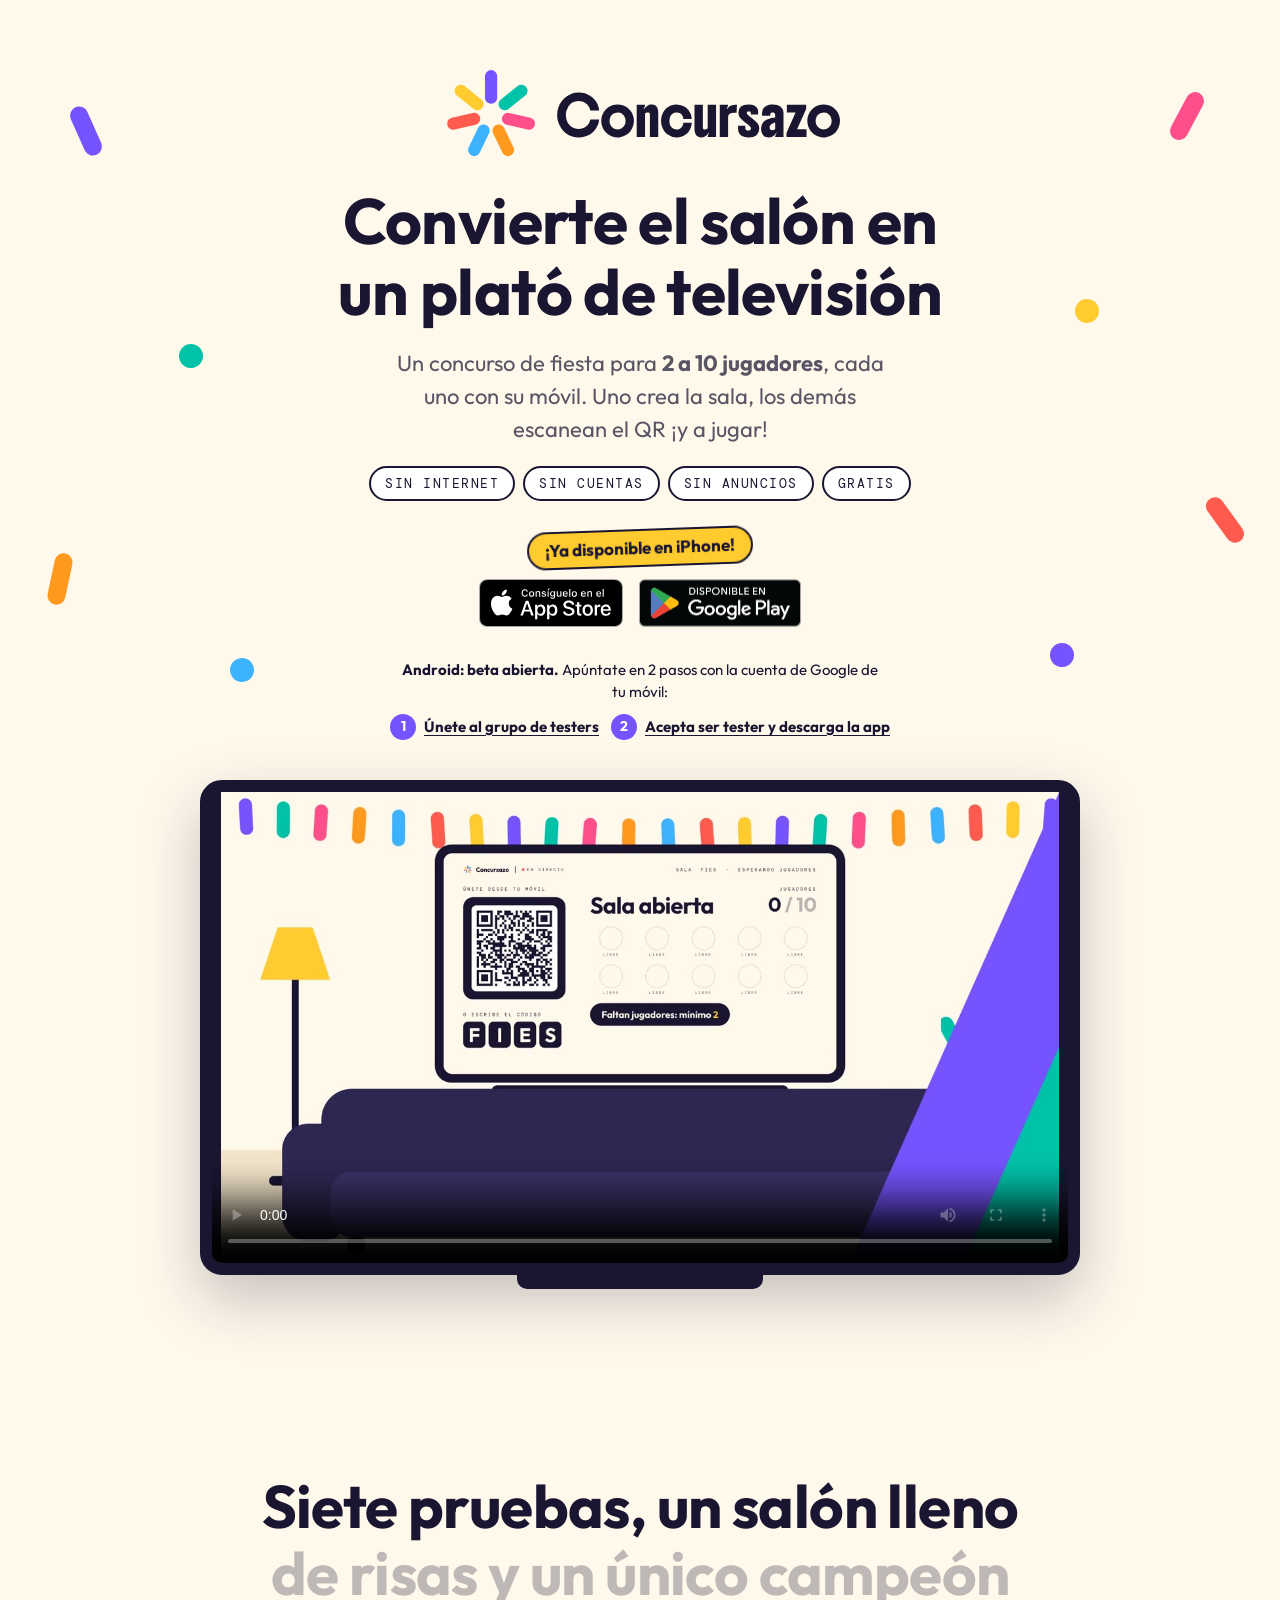
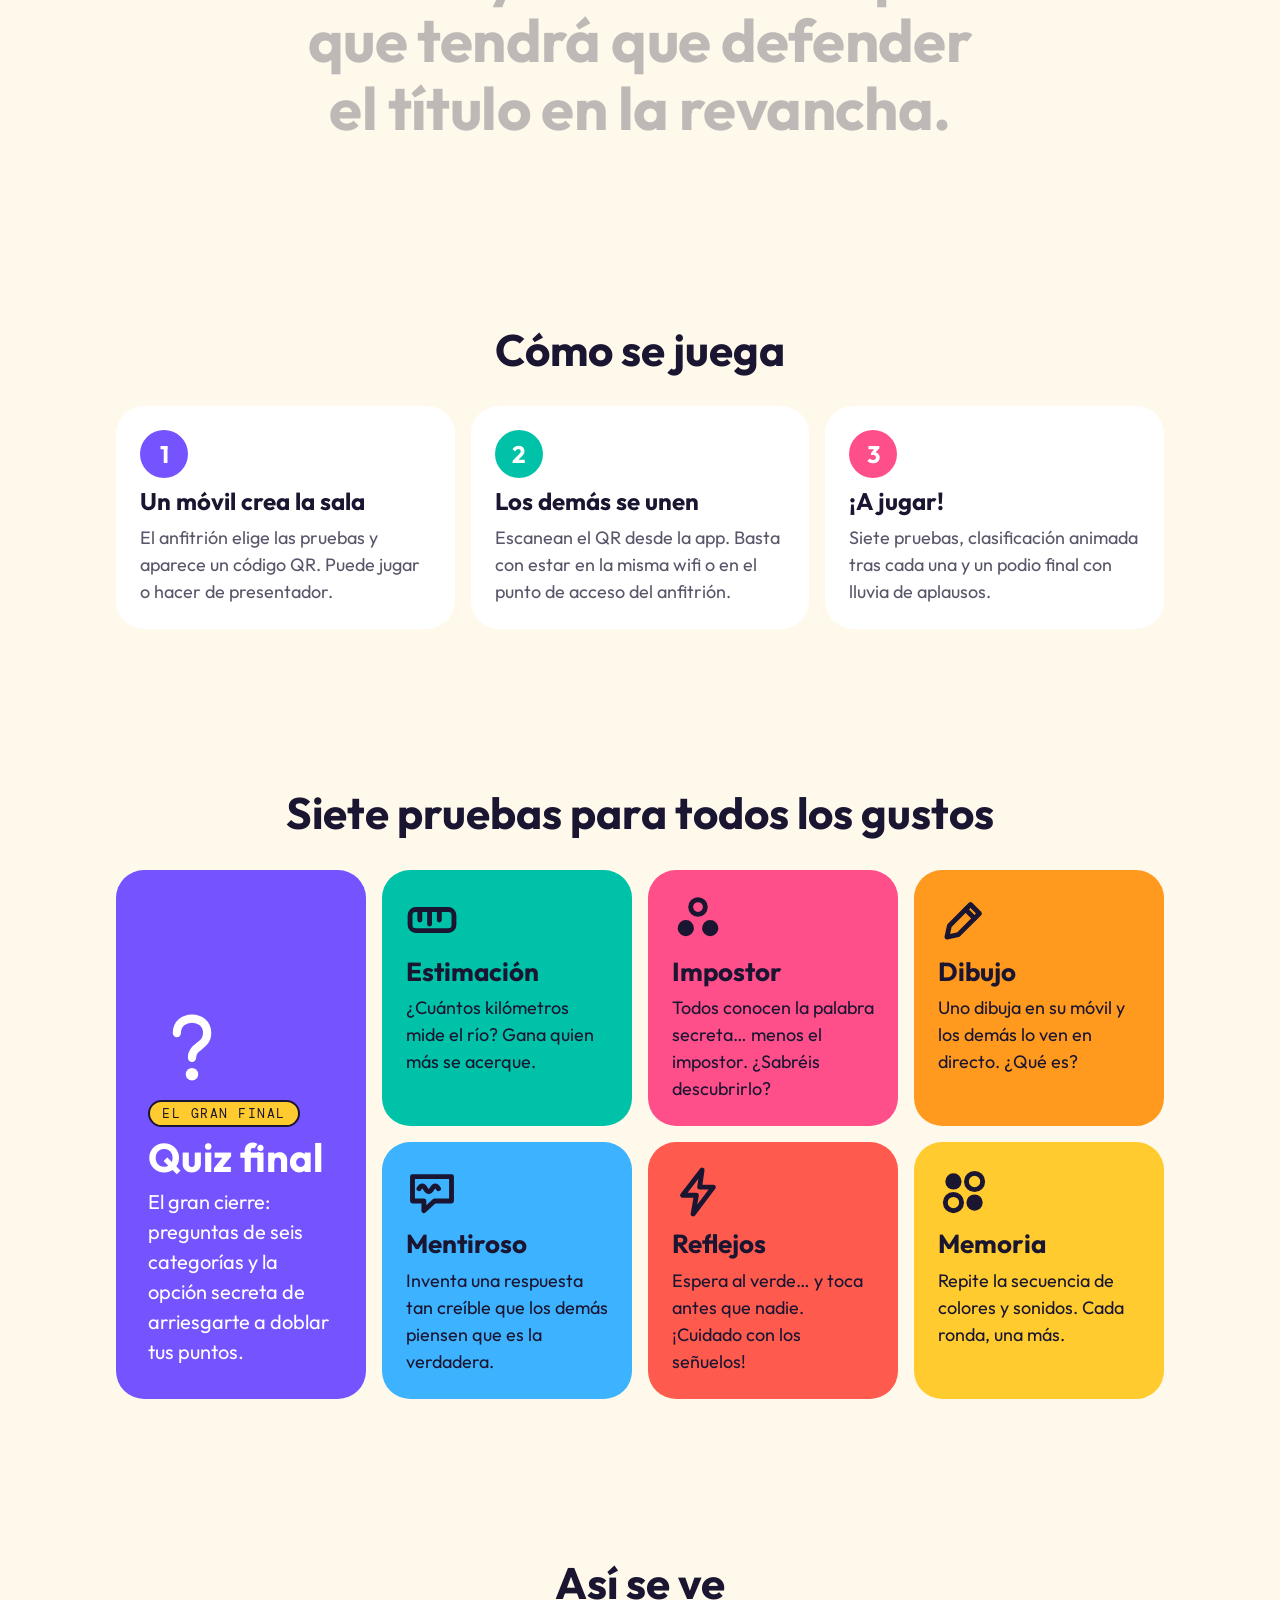
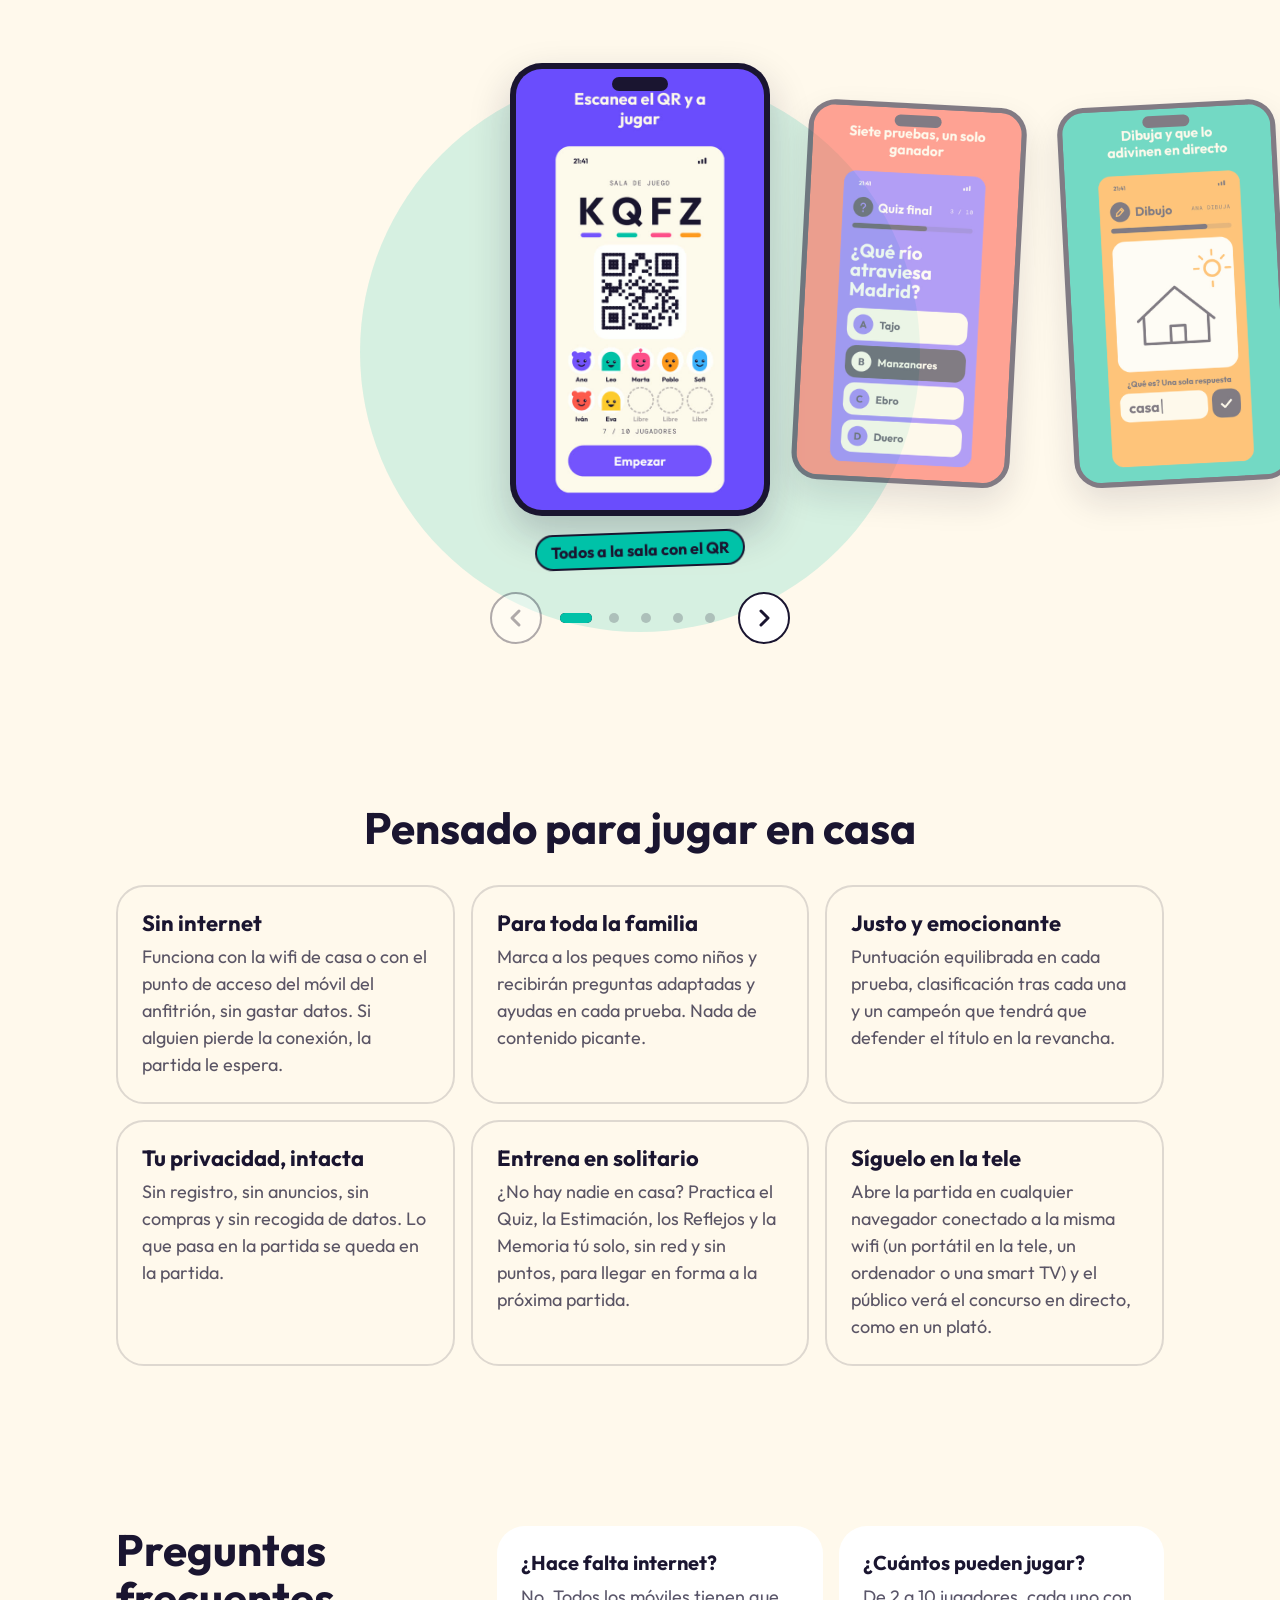
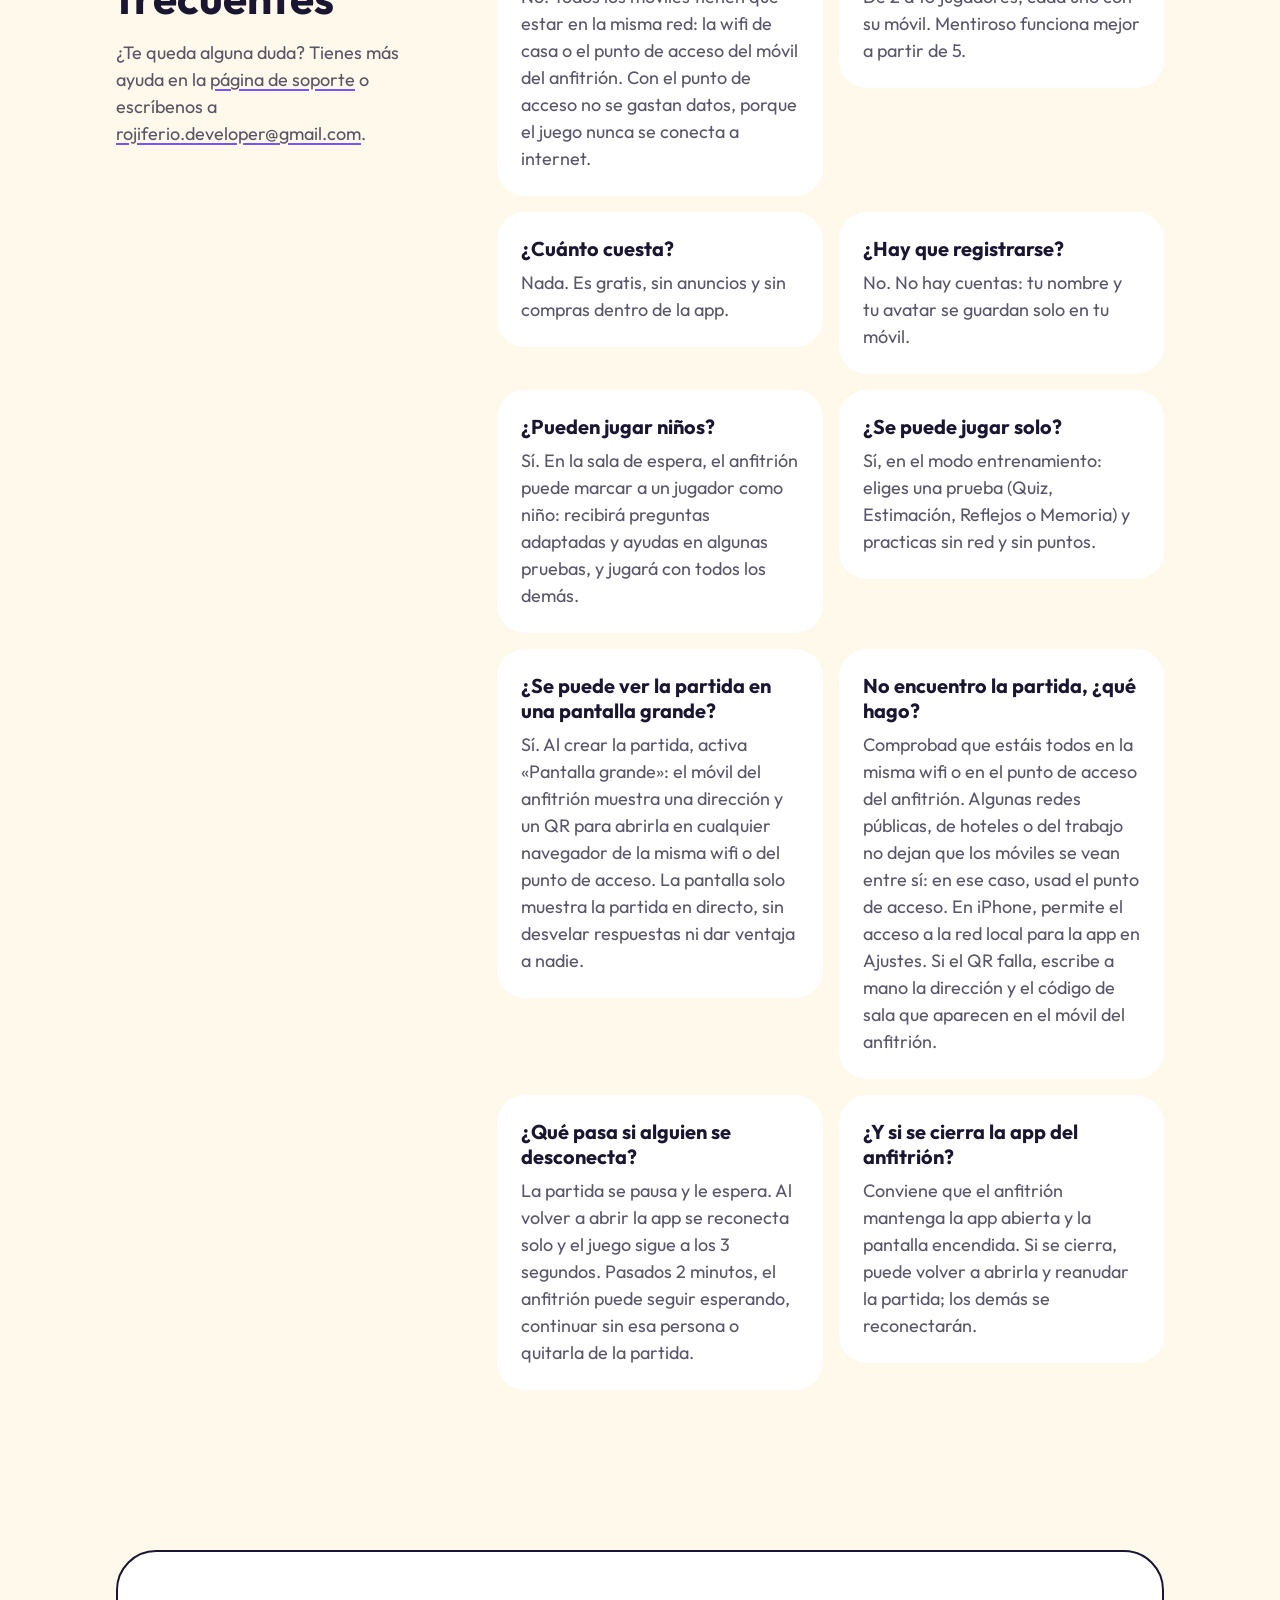
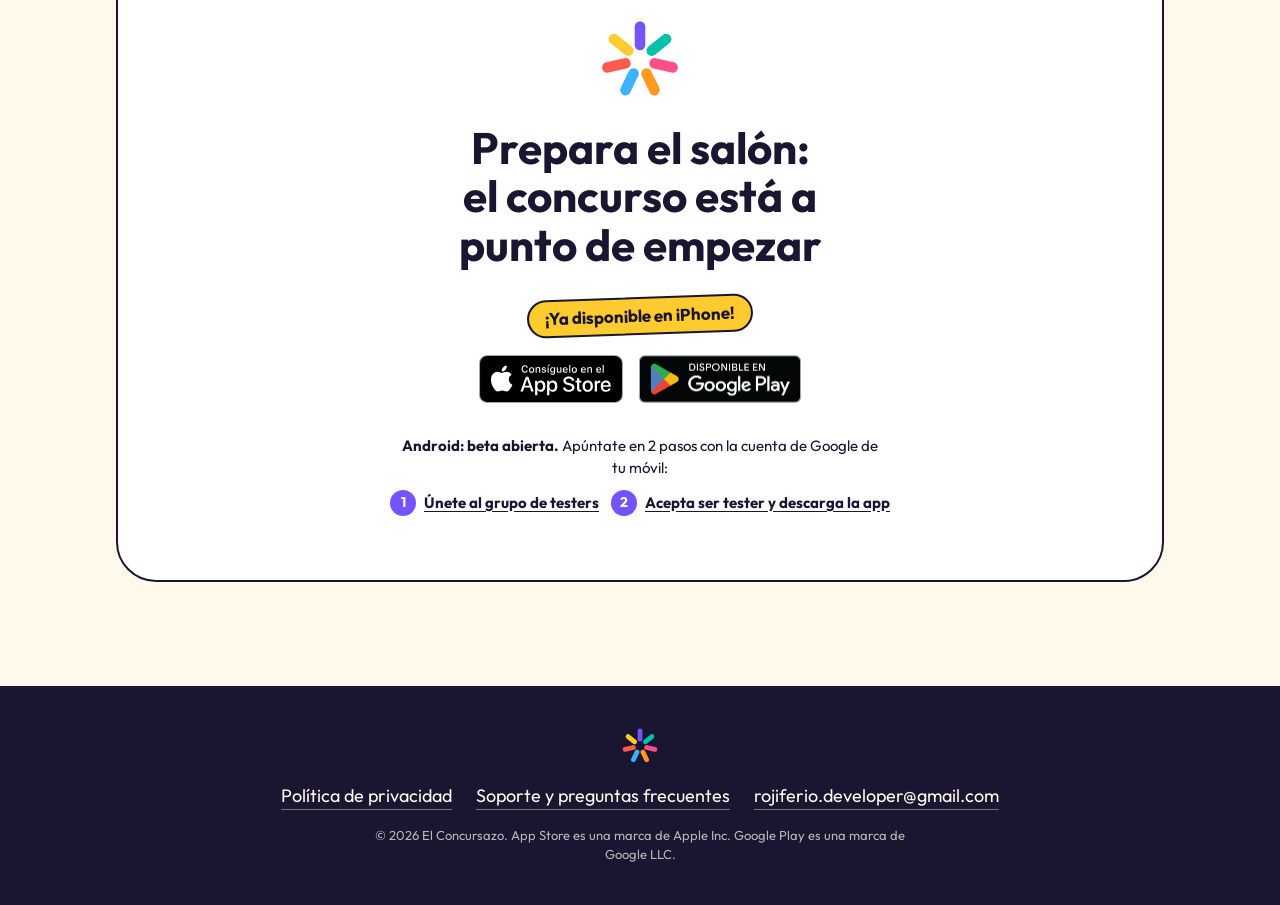
<file: index.html>
<!doctype html>
<html lang="es">
<head>
  <meta charset="utf-8">
  <meta name="viewport" content="width=device-width, initial-scale=1">
  <title>El Concursazo · Juego de fiesta para jugar en grupo</title>
  <meta name="description" content="Un concurso de fiesta para 2 a 10 jugadores, cada uno con su móvil. Siete pruebas, sin internet, sin cuentas y sin anuncios. Para jugar en casa con amigos o en familia.">
  <meta name="theme-color" content="#FFF9EC">
  <meta name="color-scheme" content="light">
  <link rel="canonical" href="https://rojiferiodeveloper.github.io/concursazo-web/">

  <meta property="og:type" content="website">
  <meta property="og:locale" content="es_ES">
  <meta property="og:site_name" content="El Concursazo">
  <meta property="og:title" content="El Concursazo · Convierte el salón en un plató de televisión">
  <meta property="og:description" content="Un concurso de fiesta para 2 a 10 jugadores, cada uno con su móvil. Sin internet, sin cuentas, sin anuncios.">
  <meta property="og:url" content="https://rojiferiodeveloper.github.io/concursazo-web/">
  <meta property="og:image" content="https://rojiferiodeveloper.github.io/concursazo-web/assets/compartir.png">
  <meta property="og:image:width" content="1024">
  <meta property="og:image:height" content="500">
  <meta name="twitter:card" content="summary_large_image">

  <link rel="icon" type="image/png" href="assets/favicon.png">
  <link rel="apple-touch-icon" href="assets/apple-touch-icon.png">
  <link rel="preload" href="assets/fonts/Outfit-Bold.ttf" as="font" type="font/ttf" crossorigin>
  <link rel="stylesheet" href="styles.css">
  <script>document.documentElement.classList.add('js');</script>
  <script src="script.js" defer></script>

  <script type="application/ld+json">
  {
    "@context": "https://schema.org",
    "@type": "MobileApplication",
    "name": "El Concursazo",
    "description": "Un concurso de fiesta para 2 a 10 jugadores, cada uno con su móvil. Siete pruebas, sin internet, sin cuentas y sin anuncios.",
    "applicationCategory": "GameApplication",
    "operatingSystem": "iOS, Android",
    "inLanguage": "es",
    "image": "https://rojiferiodeveloper.github.io/concursazo-web/assets/compartir.png",
    "url": "https://rojiferiodeveloper.github.io/concursazo-web/",
    "offers": { "@type": "Offer", "price": "0", "priceCurrency": "EUR" }
  }
  </script>
  <script type="application/ld+json">
  {
    "@context": "https://schema.org",
    "@type": "FAQPage",
    "mainEntity": [
      { "@type": "Question", "name": "¿Hace falta internet?", "acceptedAnswer": { "@type": "Answer", "text": "No. Todos los móviles tienen que estar en la misma red: la wifi de casa o el punto de acceso del móvil del anfitrión. Con el punto de acceso no se gastan datos, porque el juego nunca se conecta a internet." } },
      { "@type": "Question", "name": "¿Cuántos pueden jugar?", "acceptedAnswer": { "@type": "Answer", "text": "De 2 a 10 jugadores, cada uno con su móvil. Mentiroso funciona mejor a partir de 5." } },
      { "@type": "Question", "name": "¿Cuánto cuesta?", "acceptedAnswer": { "@type": "Answer", "text": "Nada. Es gratis, sin anuncios y sin compras dentro de la app." } },
      { "@type": "Question", "name": "¿Hay que registrarse?", "acceptedAnswer": { "@type": "Answer", "text": "No. No hay cuentas: tu nombre y tu avatar se guardan solo en tu móvil." } },
      { "@type": "Question", "name": "¿Pueden jugar niños?", "acceptedAnswer": { "@type": "Answer", "text": "Sí. En la sala de espera, el anfitrión puede marcar a un jugador como niño: recibirá preguntas adaptadas y ayudas en algunas pruebas, y jugará con todos los demás." } },
      { "@type": "Question", "name": "¿Se puede jugar solo?", "acceptedAnswer": { "@type": "Answer", "text": "Sí, en el modo entrenamiento: eliges una prueba (Quiz, Estimación, Reflejos o Memoria) y practicas sin red y sin puntos." } },
      { "@type": "Question", "name": "¿Se puede ver la partida en una pantalla grande?", "acceptedAnswer": { "@type": "Answer", "text": "Sí. Al crear la partida, activa «Pantalla grande»: el móvil del anfitrión muestra una dirección y un QR para abrirla en cualquier navegador de la misma wifi o del punto de acceso. La pantalla solo muestra la partida en directo, sin desvelar respuestas ni dar ventaja a nadie." } },
      { "@type": "Question", "name": "No encuentro la partida, ¿qué hago?", "acceptedAnswer": { "@type": "Answer", "text": "Comprobad que estáis todos en la misma wifi o en el punto de acceso del anfitrión. Algunas redes públicas, de hoteles o del trabajo no dejan que los móviles se vean entre sí: en ese caso, usad el punto de acceso. En iPhone, permite el acceso a la red local para la app en Ajustes. Si el QR falla, escribe a mano la dirección y el código de sala que aparecen en el móvil del anfitrión." } },
      { "@type": "Question", "name": "¿Qué pasa si alguien se desconecta?", "acceptedAnswer": { "@type": "Answer", "text": "La partida se pausa y le espera. Al volver a abrir la app se reconecta solo y el juego sigue a los 3 segundos. Pasados 2 minutos, el anfitrión puede seguir esperando, continuar sin esa persona o quitarla de la partida." } },
      { "@type": "Question", "name": "¿Y si se cierra la app del anfitrión?", "acceptedAnswer": { "@type": "Answer", "text": "Conviene que el anfitrión mantenga la app abierta y la pantalla encendida. Si se cierra, puede volver a abrirla y reanudar la partida; los demás se reconectarán." } }
    ]
  }
  </script>
</head>
<body>
  <a class="skip-link" href="#contenido">Saltar al contenido</a>

  <header class="hero">
    <div class="confetti" aria-hidden="true">
      <i style="--c:#7554FF; --x:6%;  --y:14%; --r:-24deg; --d:0s"></i>
      <i style="--c:#00C2A8; --x:14%; --y:46%; --r:32deg;  --d:-1.2s" class="o"></i>
      <i style="--c:#FF9A1F; --x:4%;  --y:74%; --r:12deg;  --d:-2.4s"></i>
      <i style="--c:#3DB2FF; --x:18%; --y:88%; --r:-40deg; --d:-0.6s" class="o"></i>
      <i style="--c:#FF4F8B; --x:92%; --y:12%; --r:28deg;  --d:-1.8s"></i>
      <i style="--c:#FFCB2E; --x:84%; --y:40%; --r:-16deg; --d:-3s"    class="o"></i>
      <i style="--c:#FF5A4E; --x:95%; --y:66%; --r:-36deg; --d:-0.9s"></i>
      <i style="--c:#7554FF; --x:82%; --y:86%; --r:18deg;  --d:-2.1s" class="o"></i>
    </div>
    <div class="wrap hero-inner">
      <img class="logo rise" src="assets/logo.svg" alt="El Concursazo" width="400" height="102">
      <h1 class="rise" style="--d:80ms">Convierte el salón en un plató de televisión</h1>
      <p class="lead rise" style="--d:160ms">Un concurso de fiesta para <strong>2 a 10 jugadores</strong>, cada uno con su móvil. Uno crea la sala, los demás escanean el QR ¡y a jugar!</p>
      <ul class="tags rise" style="--d:240ms">
        <li>Sin internet</li>
        <li>Sin cuentas</li>
        <li>Sin anuncios</li>
        <li>Gratis</li>
      </ul>
      <p class="soon-tag rise" style="--d:320ms">¡Ya disponible en iPhone!</p>
      <div class="stores rise" style="--d:360ms" aria-label="Descargas">
        <a class="store" href="https://apps.apple.com/es/app/el-concursazo-juego-de-fiesta/id6825013150">
          <img src="assets/tiendas/app-store.svg" alt="Descárgalo en el App Store" width="150" height="50">
        </a>
        <a class="store gp" href="https://groups.google.com/g/el-concursazo-testers">
          <img src="assets/tiendas/google-play.png" alt="Google Play: únete a la beta de Android" width="194" height="75">
        </a>
      </div>
      <div class="beta-note rise" style="--d:440ms">
        <p><strong>Android: beta abierta.</strong> Apúntate en 2 pasos con la cuenta de Google de tu móvil:</p>
        <ol class="beta-steps">
          <li><a href="https://groups.google.com/g/el-concursazo-testers">Únete al grupo de testers</a></li>
          <li><a href="https://play.google.com/apps/testing/com.rojiferiodev.concursazo">Acepta ser tester y descarga la app</a></li>
        </ol>
      </div>
    </div>
  </header>

  <main id="contenido" tabindex="-1">
    <section class="video-section" aria-labelledby="video-title">
      <div class="wrap">
        <h2 id="video-title" class="sr-only">Anuncio</h2>
        <div class="tv reveal">
          <video controls playsinline preload="metadata" poster="assets/anuncio-tv-poster.jpg" width="1280" height="720">
            <source src="assets/anuncio-tv.mp4" type="video/mp4">
            Tu navegador no puede reproducir el vídeo. <a href="assets/anuncio-tv.mp4">Descárgalo aquí</a>.
          </video>
        </div>
      </div>
    </section>

    <section class="tagline" aria-label="En resumen">
      <div class="wrap">
        <p class="tagline-text"><span>Siete</span> <span>pruebas,</span> <span>un</span> <span>salón</span> <span>lleno</span> <span>de</span> <span class="hl" style="--c:#FF4F8B">risas</span> <span>y</span> <span>un</span> <span>único</span> <span class="hl" style="--c:#7554FF">campeón</span> <span>que</span> <span>tendrá</span> <span>que</span> <span>defender</span> <span>el</span> <span>título</span> <span>en</span> <span>la</span> <span class="hl" style="--c:#00C2A8">revancha.</span></p>
      </div>
    </section>

    <section class="steps" aria-labelledby="steps-title">
      <div class="wrap">
        <h2 id="steps-title" class="reveal">Cómo se juega</h2>
        <ol class="step-list">
          <li class="reveal">
            <span class="step-n" style="--c:#7554FF">1</span>
            <h3>Un móvil crea la sala</h3>
            <p>El anfitrión elige las pruebas y aparece un código QR. Puede jugar o hacer de presentador.</p>
          </li>
          <li class="reveal">
            <span class="step-n" style="--c:#00C2A8">2</span>
            <h3>Los demás se unen</h3>
            <p>Escanean el QR desde la app. Basta con estar en la misma wifi o en el punto de acceso del anfitrión.</p>
          </li>
          <li class="reveal">
            <span class="step-n" style="--c:#FF4F8B">3</span>
            <h3>¡A jugar!</h3>
            <p>Siete pruebas, clasificación animada tras cada una y un podio final con lluvia de aplausos.</p>
          </li>
        </ol>
      </div>
    </section>

    <section class="tests" aria-labelledby="tests-title">
      <div class="wrap">
        <h2 id="tests-title" class="reveal">Siete pruebas para todos los gustos</h2>
        <ul class="test-grid">
          <li class="test final reveal" style="--c:#7554FF">
            <svg class="test-icon" viewBox="0 0 64 64" aria-hidden="true"><path d="M21 24 C21 10 43 10 43 24 C43 34 32 33 32 42" class="s"/><circle cx="32" cy="54" r="4.5" class="f"/></svg>
            <span class="test-badge">El gran final</span>
            <h3>Quiz final</h3>
            <p>El gran cierre: preguntas de seis categorías y la opción secreta de arriesgarte a doblar tus puntos.</p>
          </li>
          <li class="test reveal" style="--c:#00C2A8">
            <svg class="test-icon" viewBox="0 0 64 64" aria-hidden="true"><rect x="5" y="19" width="54" height="26" rx="7" class="s"/><path d="M17 19 V32 M29 19 V37 M41 19 V32" class="s"/></svg>
            <h3>Estimación</h3>
            <p>¿Cuántos kilómetros mide el río? Gana quien más se acerque.</p>
          </li>
          <li class="test reveal" style="--c:#FF4F8B">
            <svg class="test-icon" viewBox="0 0 64 64" aria-hidden="true"><circle cx="17" cy="42" r="10" class="f"/><circle cx="47" cy="42" r="10" class="f"/><circle cx="32" cy="16" r="9" class="s"/></svg>
            <h3>Impostor</h3>
            <p>Todos conocen la palabra secreta… menos el impostor. ¿Sabréis descubrirlo?</p>
          </li>
          <li class="test reveal" style="--c:#FF9A1F">
            <svg class="test-icon" viewBox="0 0 64 64" aria-hidden="true"><path d="M11 53 L14 39 L40 13 L51 24 L25 50 Z" class="s"/><path d="M34 19 L45 30" class="s"/></svg>
            <h3>Dibujo</h3>
            <p>Uno dibuja en su móvil y los demás lo ven en directo. ¿Qué es?</p>
          </li>
          <li class="test reveal" style="--c:#3DB2FF">
            <svg class="test-icon" viewBox="0 0 64 64" aria-hidden="true"><path d="M8 13 H56 V43 H35 L22 55 V43 H8 Z" class="s"/><path d="M16 28 q4 -7 8 0 t8 0 t8 0" class="s"/></svg>
            <h3>Mentiroso</h3>
            <p>Inventa una respuesta tan creíble que los demás piensen que es la verdadera.</p>
          </li>
          <li class="test reveal" style="--c:#FF5A4E">
            <svg class="test-icon" viewBox="0 0 64 64" aria-hidden="true"><path d="M37 5 L13 36 H30 L26 59 L51 26 H34 Z" class="s"/></svg>
            <h3>Reflejos</h3>
            <p>Espera al verde… y toca antes que nadie. ¡Cuidado con los señuelos!</p>
          </li>
          <li class="test reveal" style="--c:#FFCB2E">
            <svg class="test-icon" viewBox="0 0 64 64" aria-hidden="true"><circle cx="19" cy="19" r="10" class="f"/><circle cx="45" cy="19" r="10" class="s"/><circle cx="19" cy="45" r="10" class="s"/><circle cx="45" cy="45" r="10" class="f"/></svg>
            <h3>Memoria</h3>
            <p>Repite la secuencia de colores y sonidos. Cada ronda, una más.</p>
          </li>
        </ul>
      </div>
    </section>

    <section class="shots" aria-labelledby="shots-title">
      <div class="wrap">
        <h2 id="shots-title" class="reveal">Así se ve</h2>
      </div>
      <div class="shot-strip" id="capturas" tabindex="0" aria-label="Capturas de la app (desliza para ver más)">
        <figure class="shot" style="--c:#00C2A8">
          <div class="shot-frame"><img src="assets/capturas/01-lobby.jpg" alt="Sala de espera con el código QR y los jugadores" width="540" height="960" loading="lazy"></div>
          <figcaption>Todos a la sala con el QR</figcaption>
        </figure>
        <figure class="shot" style="--c:#7554FF; --fg:#FFFFFF">
          <div class="shot-frame"><img src="assets/capturas/02-quiz-final.jpg" alt="Pregunta del Quiz final con cuatro opciones" width="540" height="960" loading="lazy"></div>
          <figcaption>Preguntas del Quiz final</figcaption>
        </figure>
        <figure class="shot" style="--c:#FF9A1F">
          <div class="shot-frame"><img src="assets/capturas/03-dibujo.jpg" alt="Prueba de Dibujo: los demás adivinan en directo" width="540" height="960" loading="lazy"></div>
          <figcaption>Dibujos en directo</figcaption>
        </figure>
        <figure class="shot" style="--c:#FF4F8B">
          <div class="shot-frame"><img src="assets/capturas/04-impostor-rol.jpg" alt="Prueba del Impostor: cada uno ve su papel en secreto" width="540" height="960" loading="lazy"></div>
          <figcaption>Tu papel, en secreto</figcaption>
        </figure>
        <figure class="shot" style="--c:#FFCB2E">
          <div class="shot-frame"><img src="assets/capturas/05-podio-final.jpg" alt="Podio final con el ganador" width="540" height="960" loading="lazy"></div>
          <figcaption>Y un podio para el campeón</figcaption>
        </figure>
      </div>
      <div class="strip-nav" hidden>
        <button type="button" class="round-btn" data-dir="-1" aria-controls="capturas" aria-label="Captura anterior">
          <svg viewBox="0 0 24 24" aria-hidden="true"><path d="M15 5 L8 12 L15 19"/></svg>
        </button>
        <div class="dots"></div>
        <button type="button" class="round-btn" data-dir="1" aria-controls="capturas" aria-label="Captura siguiente">
          <svg viewBox="0 0 24 24" aria-hidden="true"><path d="M9 5 L16 12 L9 19"/></svg>
        </button>
      </div>
    </section>

    <section class="features" aria-labelledby="features-title">
      <div class="wrap">
        <h2 id="features-title" class="reveal">Pensado para jugar en casa</h2>
        <ul class="feature-grid">
          <li class="reveal">
            <h3>Sin internet</h3>
            <p>Funciona con la wifi de casa o con el punto de acceso del móvil del anfitrión, sin gastar datos. Si alguien pierde la conexión, la partida le espera.</p>
          </li>
          <li class="reveal">
            <h3>Para toda la familia</h3>
            <p>Marca a los peques como niños y recibirán preguntas adaptadas y ayudas en cada prueba. Nada de contenido picante.</p>
          </li>
          <li class="reveal">
            <h3>Justo y emocionante</h3>
            <p>Puntuación equilibrada en cada prueba, clasificación tras cada una y un campeón que tendrá que defender el título en la revancha.</p>
          </li>
          <li class="reveal">
            <h3>Tu privacidad, intacta</h3>
            <p>Sin registro, sin anuncios, sin compras y sin recogida de datos. Lo que pasa en la partida se queda en la partida.</p>
          </li>
          <li class="reveal">
            <h3>Entrena en solitario</h3>
            <p>¿No hay nadie en casa? Practica el Quiz, la Estimación, los Reflejos y la Memoria tú solo, sin red y sin puntos, para llegar en forma a la próxima partida.</p>
          </li>
          <li class="reveal">
            <h3>Síguelo en la tele</h3>
            <p>Abre la partida en cualquier navegador conectado a la misma wifi (un portátil en la tele, un ordenador o una smart TV) y el público verá el concurso en directo, como en un plató.</p>
          </li>
        </ul>
      </div>
    </section>

    <section class="faq" aria-labelledby="faq-title">
      <div class="wrap faq-inner">
        <div class="faq-head reveal">
          <h2 id="faq-title">Preguntas frecuentes</h2>
          <p>¿Te queda alguna duda? Tienes más ayuda en la <a href="https://rojiferiodeveloper.github.io/privacy-policy/concursazo/soporte/">página de soporte</a> o escríbenos a <a href="mailto:rojiferio.developer@gmail.com">rojiferio.developer@gmail.com</a>.</p>
        </div>
        <dl class="faq-list">
          <div class="reveal">
            <dt>¿Hace falta internet?</dt>
            <dd>No. Todos los móviles tienen que estar en la misma red: la wifi de casa o el punto de acceso del móvil del anfitrión. Con el punto de acceso no se gastan datos, porque el juego nunca se conecta a internet.</dd>
          </div>
          <div class="reveal">
            <dt>¿Cuántos pueden jugar?</dt>
            <dd>De 2 a 10 jugadores, cada uno con su móvil. Mentiroso funciona mejor a partir de 5.</dd>
          </div>
          <div class="reveal">
            <dt>¿Cuánto cuesta?</dt>
            <dd>Nada. Es gratis, sin anuncios y sin compras dentro de la app.</dd>
          </div>
          <div class="reveal">
            <dt>¿Hay que registrarse?</dt>
            <dd>No. No hay cuentas: tu nombre y tu avatar se guardan solo en tu móvil.</dd>
          </div>
          <div class="reveal">
            <dt>¿Pueden jugar niños?</dt>
            <dd>Sí. En la sala de espera, el anfitrión puede marcar a un jugador como niño: recibirá preguntas adaptadas y ayudas en algunas pruebas, y jugará con todos los demás.</dd>
          </div>
          <div class="reveal">
            <dt>¿Se puede jugar solo?</dt>
            <dd>Sí, en el modo entrenamiento: eliges una prueba (Quiz, Estimación, Reflejos o Memoria) y practicas sin red y sin puntos.</dd>
          </div>
          <div class="reveal">
            <dt>¿Se puede ver la partida en una pantalla grande?</dt>
            <dd>Sí. Al crear la partida, activa «Pantalla grande»: el móvil del anfitrión muestra una dirección y un QR para abrirla en cualquier navegador de la misma wifi o del punto de acceso. La pantalla solo muestra la partida en directo, sin desvelar respuestas ni dar ventaja a nadie.</dd>
          </div>
          <div class="reveal">
            <dt>No encuentro la partida, ¿qué hago?</dt>
            <dd>Comprobad que estáis todos en la misma wifi o en el punto de acceso del anfitrión. Algunas redes públicas, de hoteles o del trabajo no dejan que los móviles se vean entre sí: en ese caso, usad el punto de acceso. En iPhone, permite el acceso a la red local para la app en Ajustes. Si el QR falla, escribe a mano la dirección y el código de sala que aparecen en el móvil del anfitrión.</dd>
          </div>
          <div class="reveal">
            <dt>¿Qué pasa si alguien se desconecta?</dt>
            <dd>La partida se pausa y le espera. Al volver a abrir la app se reconecta solo y el juego sigue a los 3 segundos. Pasados 2 minutos, el anfitrión puede seguir esperando, continuar sin esa persona o quitarla de la partida.</dd>
          </div>
          <div class="reveal">
            <dt>¿Y si se cierra la app del anfitrión?</dt>
            <dd>Conviene que el anfitrión mantenga la app abierta y la pantalla encendida. Si se cierra, puede volver a abrirla y reanudar la partida; los demás se reconectarán.</dd>
          </div>
        </dl>
      </div>
    </section>

    <section class="ready" aria-labelledby="ready-title">
      <div class="wrap">
        <div class="ready-card reveal">
          <img class="ready-roseta" src="assets/roseta.svg" alt="" width="96" height="96">
          <h2 id="ready-title">Prepara el salón: el concurso está a punto de empezar</h2>
          <p class="soon-tag">¡Ya disponible en iPhone!</p>
          <div class="stores" aria-label="Descargas">
            <a class="store" href="https://apps.apple.com/es/app/el-concursazo-juego-de-fiesta/id6825013150">
              <img src="assets/tiendas/app-store.svg" alt="Descárgalo en el App Store" width="150" height="50">
            </a>
            <a class="store gp" href="https://groups.google.com/g/el-concursazo-testers">
              <img src="assets/tiendas/google-play.png" alt="Google Play: únete a la beta de Android" width="194" height="75">
            </a>
          </div>
          <div class="beta-note">
            <p><strong>Android: beta abierta.</strong> Apúntate en 2 pasos con la cuenta de Google de tu móvil:</p>
            <ol class="beta-steps">
              <li><a href="https://groups.google.com/g/el-concursazo-testers">Únete al grupo de testers</a></li>
              <li><a href="https://play.google.com/apps/testing/com.rojiferiodev.concursazo">Acepta ser tester y descarga la app</a></li>
            </ol>
          </div>
        </div>
      </div>
    </section>
  </main>

  <footer class="footer">
    <div class="wrap footer-inner">
      <img src="assets/roseta.svg" alt="" width="40" height="40">
      <nav aria-label="Información">
        <a href="https://rojiferiodeveloper.github.io/privacy-policy/concursazo/">Política de privacidad</a>
        <a href="https://rojiferiodeveloper.github.io/privacy-policy/concursazo/soporte/">Soporte y preguntas frecuentes</a>
        <a href="mailto:rojiferio.developer@gmail.com">rojiferio.developer@gmail.com</a>
      </nav>
      <p class="small">© 2026 El Concursazo. App Store es una marca de Apple Inc. Google Play es una marca de Google LLC.</p>
    </div>
  </footer>
</body>
</html>
</file>
<file: styles.css>
/* Web de El Concursazo. Colores y fuentes del sistema de diseño «Arcoíris» de la app. */
@font-face { font-family: 'Outfit'; src: url('assets/fonts/Outfit-Regular.ttf') format('truetype'); font-weight: 400; font-display: swap; }
@font-face { font-family: 'Outfit'; src: url('assets/fonts/Outfit-Bold.ttf') format('truetype'); font-weight: 700; font-display: swap; }
@font-face { font-family: 'DM Mono'; src: url('assets/fonts/DMMono.ttf') format('truetype'); font-weight: 400; font-display: swap; }

:root {
  --ink: #1A1530;
  --ink-soft: rgba(26, 21, 48, 0.72);
  --paper: #FFF9EC;
  --white: #FFFFFF;
  --line: rgba(26, 21, 48, 0.14);
  --quiz: #7554FF;
  --sun: #FFCB2E;
  --radius: 28px;
  --gutter: 16px;
  /* Movimiento: curva que frena al llegar (skill landing-page-design, B7) */
  --ease: cubic-bezier(0.22, 1, 0.36, 1);
  --t-move: 500ms;
  --t-fade: 300ms;
  --t-reveal: 700ms;
  color-scheme: light;
}

* { box-sizing: border-box; }
html { -webkit-text-size-adjust: 100%; }
body {
  margin: 0;
  background: var(--paper);
  color: var(--ink);
  font-family: 'Outfit', system-ui, -apple-system, 'Segoe UI', sans-serif;
  font-size: 18px;
  line-height: 1.5;
  overflow-x: hidden;
}
img, video, svg { display: block; max-width: 100%; }
h1, h2, h3 { font-weight: 700; line-height: 1.1; margin: 0; text-wrap: balance; }
p { margin: 0; text-wrap: pretty; }
a { color: inherit; }
.wrap { width: 100%; max-width: 1080px; margin: 0 auto; padding: 0 var(--gutter); }
.sr-only { position: absolute; width: 1px; height: 1px; overflow: hidden; clip: rect(0 0 0 0); white-space: nowrap; }
section { padding: 56px 0; }
section h2 { font-size: clamp(30px, 6vw, 44px); text-align: center; margin-bottom: 32px; }

/* Foco visible en todo lo interactivo */
:focus-visible { outline: 3px solid var(--quiz); outline-offset: 3px; border-radius: 6px; }
main:focus { outline: none; }

.skip-link {
  position: absolute; top: 12px; left: 12px; z-index: 10;
  background: var(--ink); color: var(--paper); font-weight: 700; text-decoration: none;
  padding: 8px 16px; border-radius: 999px;
  transform: translateY(-160%); transition: transform var(--t-fade) var(--ease);
}
.skip-link:focus { transform: none; }

/* Cabecera */
.hero { position: relative; overflow: hidden; padding: 40px 0 8px; text-align: center; }
.hero-inner { position: relative; display: flex; flex-direction: column; align-items: center; gap: 20px; }
.logo { width: min(400px, 84vw); height: auto; }
.hero h1 { font-size: clamp(34px, 7.5vw, 64px); max-width: 15ch; letter-spacing: -0.01em; }
.lead { font-size: clamp(18px, 2.6vw, 22px); color: var(--ink-soft); max-width: 36ch; }
.tags { list-style: none; display: flex; flex-wrap: wrap; justify-content: center; gap: 8px; padding: 0; margin: 0; }
.tags li {
  font-family: 'DM Mono', ui-monospace, monospace; font-size: 13px; letter-spacing: 1.5px; text-transform: uppercase;
  background: var(--white); border: 2px solid var(--ink); border-radius: 999px; padding: 6px 14px;
}
.stores { display: flex; flex-wrap: wrap; justify-content: center; align-items: center; gap: 16px; margin-top: -8px; }
.stores { --badge-h: 48px; }
.store { display: inline-flex; align-items: center; height: var(--badge-h); }
.store img { height: var(--badge-h); width: auto; }
/* La insignia de Google (646×250) trae 29px de aire transparente arriba y abajo: se agranda y se recorta
   para que la parte visible mida exactamente lo mismo que la de Apple. */
.store.gp img { height: calc(var(--badge-h) * 250 / 192); margin-block: calc(var(--badge-h) * -29 / 192); }
.store.beta img { opacity: 0.5; }
a.store { border-radius: 10px; transition: transform var(--t-fade) var(--ease); }
a.store:hover { transform: translateY(-2px); }
.beta-note { margin-top: 12px; font-size: 15px; max-width: 34em; margin-inline: auto; text-align: center; }
.beta-note a { font-weight: 700; }
.beta-steps { list-style: none; counter-reset: paso; display: flex; flex-wrap: wrap; justify-content: center; gap: 8px 12px; padding: 0; margin: 10px 0 0; }
.beta-steps li { counter-increment: paso; display: inline-flex; align-items: center; gap: 8px; }
.beta-steps li::before {
  content: counter(paso); display: inline-grid; place-items: center; width: 26px; height: 26px; flex: none;
  border-radius: 50%; background: var(--quiz); color: var(--white); font-weight: 700; font-size: 14px;
}
.beta-steps a { text-underline-offset: 3px; }
.soon-tag {
  margin-top: 8px; rotate: -2deg;
  background: var(--sun); color: var(--ink); border: 2px solid var(--ink); border-radius: 999px;
  font-weight: 700; font-size: 17px; padding: 4px 16px;
}
.hero .soon-tag { animation: rise var(--t-reveal) var(--ease) var(--d, 0s) both, wobble 3.2s var(--ease) 1.4s infinite; }

/* Confeti: pétalos y círculos de la roseta, con los colores de las pruebas */
.confetti { position: absolute; inset: 0; pointer-events: none; }
.confetti i {
  position: absolute; left: var(--x); top: var(--y);
  width: 14px; height: 40px; border-radius: 999px; background: var(--c);
  rotate: var(--r);
  animation: float 5s var(--ease) var(--d) infinite alternate;
}
.confetti i.o { width: 18px; height: 18px; }
/* En móvil solo quedan los de los bordes, para no tapar el texto */
@media (max-width: 639px) { .confetti i:nth-child(even), .confetti i:nth-child(4n+1) { display: none; } }

/* Entrada del hero al cargar */
.rise { animation: rise var(--t-reveal) var(--ease) var(--d, 0s) both; }

/* Vídeo: horizontal, dentro de una tele */
.video-section { padding-top: 32px; }
.tv { width: min(880px, 100%); margin: 0 auto; }
.tv video {
  width: 100%; height: auto; aspect-ratio: 16 / 9; background: var(--ink);
  border: 8px solid var(--ink); border-radius: 16px; box-shadow: 0 24px 60px rgba(26, 21, 48, 0.25);
}
.tv::after { /* peana */
  content: ""; display: block; width: 28%; height: 10px; margin: 0 auto;
  background: var(--ink); border-radius: 0 0 10px 10px;
}
@media (min-width: 640px) { .tv video { border-width: 12px; border-radius: 22px; } .tv::after { height: 14px; } }

/* Frase grande: cada palabra se ilumina al cruzar la línea de activación */
.tagline { padding: 72px 0; }
.tagline-text {
  max-width: 20ch; margin: 0 auto; text-align: center; text-wrap: balance;
  font-weight: 700; font-size: clamp(32px, 6.4vw, 60px); line-height: 1.12; letter-spacing: -0.01em;
}
.tagline-text span { transition: opacity var(--t-move) var(--ease), color var(--t-move) var(--ease); }
.tagline-text .hl.is-lit { color: var(--c); }
.js .tagline-text span { opacity: 0.28; }
.js .tagline-text span.is-lit { opacity: 1; }

/* Cómo se juega */
.step-list { list-style: none; padding: 0; margin: 0; display: grid; gap: 16px; grid-template-columns: repeat(auto-fit, minmax(240px, 1fr)); }
.step-list li { background: var(--white); border-radius: var(--radius); padding: 24px; display: grid; gap: 10px; }
.step-n {
  width: 48px; height: 48px; border-radius: 50%; display: grid; place-items: center;
  background: var(--c); color: var(--white); font-weight: 700; font-size: 24px;
}
.step-list li.is-visible .step-n { animation: pop 600ms var(--ease) calc(var(--d, 0ms) + 200ms) both; }
.step-list h3 { font-size: 24px; }
.step-list p, .feature-grid p { color: var(--ink-soft); }

/* Pruebas: cuadrícula tipo bento con el Quiz final destacado */
.test-grid { list-style: none; padding: 0; margin: 0; display: grid; gap: 16px; grid-template-columns: repeat(auto-fit, minmax(230px, 1fr)); }
.test {
  background: var(--c); border-radius: var(--radius); padding: 24px; display: grid; gap: 8px; align-content: start;
  transition: opacity var(--t-reveal) var(--ease) var(--d, 0ms), translate var(--t-reveal) var(--ease) var(--d, 0ms), transform var(--t-move) var(--ease);
}
.test:hover { transform: translateY(-6px) rotate(-1.2deg); }
.test:nth-child(odd):hover { transform: translateY(-6px) rotate(1.2deg); }
.test:hover .test-icon { animation: bounce 600ms var(--ease); }
.test h3 { font-size: 26px; }
.test-icon { width: 52px; height: 52px; margin-bottom: 4px; }
.test-icon .s { fill: none; stroke: var(--ink); stroke-width: 6; stroke-linecap: round; stroke-linejoin: round; }
.test-icon .f { fill: var(--ink); }
.test.final { color: var(--white); }
.test.final .test-icon .s { stroke: var(--white); }
.test.final .test-icon .f { fill: var(--white); }
.test-badge {
  justify-self: start; font-family: 'DM Mono', ui-monospace, monospace; font-size: 13px; letter-spacing: 1.5px; text-transform: uppercase;
  background: var(--sun); color: var(--ink); border: 2px solid var(--ink); border-radius: 999px; padding: 2px 12px;
}

/* Capturas: carrusel con la captura central destacada (la página no se desplaza de lado).
   Con JS: la central crece, las demás se inclinan y el círculo de fondo toma el color de la activa. */
.shots { --shot-w: min(260px, 64vw); position: relative; overflow: hidden; }
.shots::before {
  content: ''; position: absolute; left: 50%; top: 56%; translate: -50% -50%;
  width: min(560px, 130vw); aspect-ratio: 1; border-radius: 50%;
  background: var(--active, var(--quiz)); opacity: 0.16;
  transition: background-color var(--t-move) var(--ease);
}
.shots > * { position: relative; }
.shot-strip {
  display: flex; gap: 8px; overflow-x: auto; scroll-snap-type: x mandatory;
  padding: 24px calc(50% - var(--shot-w) / 2) 16px;
  scrollbar-width: none;
}
.shot-strip::-webkit-scrollbar { display: none; }
.shot {
  flex: 0 0 var(--shot-w); margin: 0; scroll-snap-align: center;
  display: grid; justify-items: center; gap: 16px;
  transition: scale var(--t-move) var(--ease), rotate var(--t-move) var(--ease), opacity var(--t-move) var(--ease);
}
.shot-frame {
  width: 100%; padding: 6px; background: var(--ink); border-radius: 32px; position: relative;
  box-shadow: 0 18px 40px rgba(26, 21, 48, 0.22);
  transition: transform var(--t-move) var(--ease);
}
/* Muesca del marco de móvil */
.shot-frame::before {
  content: ''; position: absolute; top: 14px; left: 50%; translate: -50% 0;
  width: 56px; height: 14px; border-radius: 999px; background: var(--ink);
}
.shot img { width: 100%; height: auto; border-radius: 26px; }
.shot:hover .shot-frame { transform: translateY(-6px); }
.shot figcaption {
  background: var(--c); color: var(--fg, var(--ink)); border: 2px solid var(--ink); border-radius: 999px;
  font-weight: 700; font-size: 16px; padding: 4px 14px; rotate: -2deg; text-align: center;
  transition: opacity var(--t-move) var(--ease), translate var(--t-move) var(--ease);
}
.js .shot { scale: 0.84; rotate: -3deg; opacity: 0.55; }
.js .shot:nth-child(even) { rotate: 3deg; }
.js .shot.is-active { scale: 1; rotate: 0deg; opacity: 1; }
.js .shot figcaption { opacity: 0; translate: 0 8px; }
.js .shot.is-active figcaption { opacity: 1; translate: 0 0; }
.shot-strip:focus-visible { outline: 3px solid var(--quiz); outline-offset: -3px; border-radius: 0; }

.strip-nav { display: flex; justify-content: center; align-items: center; gap: 12px; margin-top: 8px; }
.strip-nav[hidden] { display: none; }
.dots { display: flex; }
/* Cada punto es un botón de 32px (cómodo al tocar) con una píldora dentro que se estira al activarse;
   en reproducción automática, la píldora activa se va rellenando. */
.dot { width: 32px; height: 32px; padding: 0; border: 0; background: none; cursor: pointer; display: grid; place-items: center; }
.dot[aria-current="true"] { width: 44px; }
.dot i { width: 10px; height: 10px; border-radius: 999px; background: rgba(26, 21, 48, 0.22); overflow: hidden; transition: width var(--t-move) var(--ease), background-color var(--t-fade) var(--ease); }
.dot:hover i { background: rgba(26, 21, 48, 0.45); }
.dot[aria-current="true"] i { width: 32px; background: var(--ink); }
.dot i::after { content: ''; display: block; height: 100%; background: var(--active, var(--quiz)); scale: 0 1; transform-origin: left; }
.dot[aria-current="true"] i::after { scale: 1 1; }
.is-playing .dot[aria-current="true"] i::after { animation: progress var(--autoplay, 3500ms) linear both; }
.round-btn {
  width: 52px; height: 52px; border-radius: 50%; display: grid; place-items: center; cursor: pointer;
  background: var(--white); color: var(--ink); border: 2px solid var(--ink); padding: 0;
  transition: transform var(--t-move) var(--ease), background-color var(--t-fade) var(--ease), opacity var(--t-fade) var(--ease);
}
.round-btn svg { width: 24px; height: 24px; fill: none; stroke: currentColor; stroke-width: 3; stroke-linecap: round; stroke-linejoin: round; }
.round-btn:hover { background: var(--sun); transform: translateY(-2px); }
.round-btn:active { transform: scale(0.94); }
.round-btn:disabled { opacity: 0.35; cursor: default; background: var(--white); transform: none; }

/* Ventajas */
.feature-grid { list-style: none; padding: 0; margin: 0; display: grid; gap: 16px; grid-template-columns: repeat(auto-fit, minmax(280px, 1fr)); }
.feature-grid li { border: 2px solid var(--line); border-radius: var(--radius); padding: 24px; display: grid; gap: 8px; align-content: start; }
.feature-grid h3 { font-size: 22px; }

/* Preguntas frecuentes: todas visibles, en dos columnas en pantallas anchas */
.faq-inner { display: grid; gap: 32px; }
.faq-head h2 { text-align: left; margin-bottom: 16px; }
.faq-head p { color: var(--ink-soft); max-width: 40ch; }
.faq-head a, .faq-list a { text-decoration-thickness: 2px; text-underline-offset: 3px; text-decoration-color: var(--quiz); }
.faq-head a:hover { color: var(--quiz); }
.faq-list { margin: 0; display: grid; gap: 16px; grid-template-columns: repeat(auto-fit, minmax(280px, 1fr)); align-items: start; }
.faq-list div { background: var(--white); border-radius: var(--radius); padding: 24px; }
.faq-list dt { font-weight: 700; font-size: 20px; line-height: 1.25; margin-bottom: 8px; }
.faq-list dd { margin: 0; color: var(--ink-soft); }

/* Cierre: la misma acción que arriba */
.ready-card {
  position: relative; display: flex; flex-direction: column; align-items: center; gap: 20px; text-align: center;
  background: var(--white); border: 2px solid var(--ink); border-radius: 40px; padding: 48px 24px;
}
.ready-card h2 { margin: 0; max-width: 18ch; }
.ready-roseta { width: 88px; height: 88px; animation: spin 24s linear infinite; }
.ready-card .stores { margin-top: 0; }

/* Pie */
.footer { background: var(--ink); color: var(--paper); padding: 40px 0; margin-top: 24px; }
.footer-inner { display: flex; flex-direction: column; align-items: center; gap: 16px; text-align: center; }
.footer nav { display: flex; flex-wrap: wrap; justify-content: center; gap: 8px 24px; }
.footer a { text-decoration: none; border-bottom: 1px solid rgba(255, 249, 236, 0.4); transition: border-color var(--t-fade) var(--ease); }
.footer a:hover { border-color: currentColor; }
.footer :focus-visible { outline-color: var(--sun); }
.small { font-size: 13px; opacity: 0.7; max-width: 60ch; }

/* Página 404 */
.lost { min-height: 100dvh; display: grid; place-items: center; text-align: center; padding: 40px var(--gutter); position: relative; overflow: hidden; }
.lost-inner { position: relative; display: flex; flex-direction: column; align-items: center; gap: 20px; }
.lost h1 { font-size: clamp(34px, 7.5vw, 56px); max-width: 16ch; }
.lost p { color: var(--ink-soft); max-width: 34ch; }
.btn {
  display: inline-block; background: var(--quiz); color: var(--white); font-weight: 700; text-decoration: none;
  border: 2px solid var(--ink); border-radius: 999px; padding: 12px 24px;
  transition: transform var(--t-move) var(--ease);
}
.btn:hover { transform: translateY(-2px) rotate(-1deg); }
.btn:active { transform: scale(0.98); }

/* Aparición al hacer scroll (solo con JS; sin JS todo se ve) */
.js .reveal {
  opacity: 0; translate: 0 32px;
  transition: opacity var(--t-reveal) var(--ease) var(--d, 0ms), translate var(--t-reveal) var(--ease) var(--d, 0ms);
}
.js .test.reveal {
  transition: opacity var(--t-reveal) var(--ease) var(--d, 0ms), translate var(--t-reveal) var(--ease) var(--d, 0ms), transform var(--t-move) var(--ease);
}
.js .reveal.is-visible { opacity: 1; translate: 0 0; }

@keyframes rise { from { opacity: 0; translate: 0 24px; } }
@keyframes float { to { translate: 0 -14px; rotate: calc(var(--r) + 16deg); } }
@keyframes wobble { 0%, 70%, 100% { rotate: -2deg; } 78% { rotate: 3deg; } 86% { rotate: -4deg; } 94% { rotate: 1deg; } }
@keyframes bounce { 40% { translate: 0 -8px; rotate: -6deg; } 70% { translate: 0 2px; rotate: 3deg; } }
@keyframes pop { from { scale: 0.4; } 60% { scale: 1.15; } }
@keyframes spin { to { rotate: 360deg; } }
@keyframes progress { from { scale: 0 1; } }

@media (min-width: 640px) {
  .confetti i { width: 18px; height: 52px; }
  .confetti i.o { width: 24px; height: 24px; }
}
@media (min-width: 720px) {
  .test-grid { grid-template-columns: repeat(2, 1fr); }
  .test.final { grid-column: span 2; }
}
@media (min-width: 900px) {
  .hero { padding-top: 64px; }
  section { padding: 80px 0; }
  .tagline { padding: 104px 0; }
  .test-grid { grid-template-columns: repeat(4, 1fr); }
  .test.final { grid-column: auto; grid-row: span 2; align-content: end; padding: 32px; }
  .test.final .test-icon { width: 88px; height: 88px; }
  .test.final h3 { font-size: 40px; }
  .test.final p { font-size: 20px; }
  .faq-inner { grid-template-columns: 1fr 2fr; align-items: start; gap: 48px; }
  .faq-head { position: sticky; top: 32px; }
  .faq-list { grid-template-columns: 1fr 1fr; }
  .ready-card { padding: 64px 48px; }
}
@media (prefers-reduced-motion: no-preference) {
  html { scroll-behavior: smooth; }
}
@media (prefers-reduced-motion: reduce) {
  .shot-strip { scroll-behavior: auto; }
  /* Sin desplazamientos: solo fundidos */
  .js .reveal { translate: none; }
  .rise { animation-name: fade; }
  .hero .soon-tag { animation: fade var(--t-reveal) var(--ease) var(--d, 0s) both; }
  .confetti i, .ready-roseta, .test:hover .test-icon, .step-list li.is-visible .step-n { animation: none; }
  .test:hover, .test:nth-child(odd):hover, .shot:hover .shot-frame, .round-btn:hover, .btn:hover { transform: none; }
  .js .shot, .js .shot:nth-child(even) { scale: 1; rotate: 0deg; }
  .js .shot figcaption { translate: none; }
  .js .tagline-text span { opacity: 1; }
}
@keyframes fade { from { opacity: 0; } }
</file>
